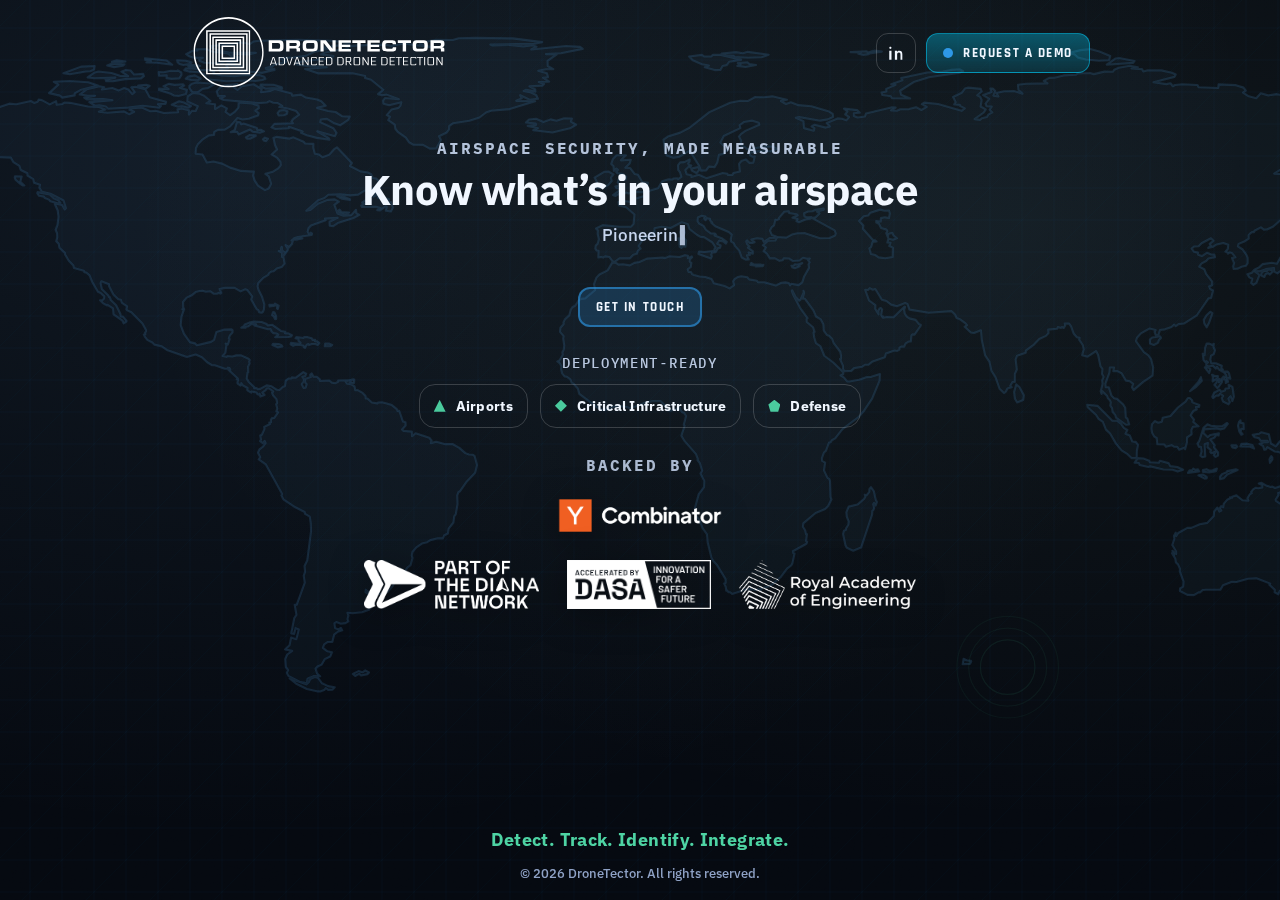
<file: index.html>
<!doctype html>
<html lang="en" data-grid-alpha="0.12" style="--panelA:0.18; --panelB:0.12; --taglineBottom:78px; --grid:rgba(28,118,184,.46);" data-theme="vector" data-bg="grid-static-detections" data-contact-email="web-enquiries@dronetector.com" data-hot-chance="0.12" data-ring-life="1300" data-ring-max="90">
<head>
  <meta charset="utf-8" />
  <meta name="viewport" content="width=device-width, initial-scale=1" />
  <meta name="color-scheme" content="dark" />
  <link rel="icon" type="image/svg+xml" href="assets/img/favicon.svg"/>
  <link rel="icon" type="image/png" href="assets/img/favicon-96x96.png" sizes="96x96">
  <link rel="apple-touch-icon" sizes="180x180" href="assets/img/apple-touch-icon.png">
  <meta name="apple-mobile-web-app-title" content="DroneTector">
  <link rel="icon" href="assets/img/favicon.ico" sizes="any">
  <link rel="shortcut icon" href="assets/img/favicon.ico">
  <link rel="manifest" href="assets/img/site.webmanifest" />

  <link rel="preconnect" href="https://fonts.googleapis.com" />
  <link rel="preconnect" href="https://fonts.gstatic.com" crossorigin />
  <link rel="stylesheet" href="https://fonts.googleapis.com/css2?family=IBM+Plex+Sans:wght@400;500;600;700&family=IBM+Plex+Mono:wght@400;500;600&family=Rajdhani:wght@600;700&display=swap" />

  <title>DroneTector — Airspace security</title>
  <meta name="description" content="Pioneering sensors to detect and track UAVs — from single drones to autonomous swarms in the most demanding conditions." />
  <meta property="og:title" content="DroneTector — Airspace security, made measurable" />
  <meta property="og:description" content="Know what’s in your airspace." />
  <meta property="og:type" content="website" />
  <meta property="og:url" content="https://www.dronetector.com/" />
  <meta name="twitter:card" content="summary_large_image" />

  <link rel="stylesheet" href="assets/styles/base.css" />
  <link rel="stylesheet" href="assets/styles/theme-vector.css" data-theme="vector" />
  <link rel="stylesheet" href="assets/styles/single.css" />
  <link rel="stylesheet" href="assets/styles/bg-nato.css" />
  <link rel="stylesheet" href="assets/styles/serious.css" />
</head>

<body data-page="single">
  <canvas id="bg" aria-hidden="true"></canvas>
  <div class="grain" aria-hidden="true"></div>

  <header class="container">
    <nav class="nav singleNav" aria-label="Primary">
      <a class="brand" href="index.html" aria-label="DroneTector">
        <img class="brandLogo" src="assets/img/dt-logo.svg" alt="DroneTector" />
      </a>

      <div class="cta">
        <a class="btn ghost iconBtn" href="https://www.linkedin.com/company/dronetector" target="_blank" rel="noreferrer" aria-label="DroneTector on LinkedIn" title="LinkedIn">
          <svg viewBox="0 0 24 24" aria-hidden="true" focusable="false"><path d="M6 9H3V21h3V9ZM4.5 3.5C3.7 3.5 3 4.2 3 5s.7 1.5 1.5 1.5S6 5.8 6 5 5.3 3.5 4.5 3.5ZM21 21h-3v-6.3c0-1.5 0-3.4-2.1-3.4-2.1 0-2.4 1.6-2.4 3.3V21h-3V9h2.9v1.6h.04c.4-.8 1.5-1.6 3.1-1.6 3.3 0 3.9 2.2 3.9 5V21Z"/></svg>
        </a>
        <a class="btn primary demo" data-demo-mailto href="mailto:web-enquiries@dronetector.com?subject=Demo%20request"><span class="dot" aria-hidden="true"></span>Request a demo</a>
      </div>
    </nav>
  </header>

  <main class="container singleMain" role="main">
    <section class="singlePanel" aria-label="DroneTector overview">
      <div class="panelInner">
        <div class="kicker">Airspace security, made measurable</div>
        <h1>Know what’s in your airspace</h1>
        <p class="lede"><span class="ledeRotate" data-rotate='["Pioneering sensors to detect and track UAVs.","From single drones to autonomous swarms\\nin the most demanding conditions."]' data-speed="53" data-hold="1500" data-gap="300"></span></p>

        <div class="alignRow" aria-label="Lead and deployments">
          <div class="touchRow" aria-label="Get in touch">
            <button class="btn primary demo getInTouch" type="button" data-mailto-submit>Get in touch</button>
          </div>

          <div class="deployBlock" aria-label="Deployment-ready">
            <div class="deployTitle">Deployment‑ready</div>
            <div class="deployGrid" role="list">
              <div class="card deployPill" role="listitem"><span class="pillIcon tri" aria-hidden="true"></span><h3>Airports</h3></div>
              <div class="card deployPill" role="listitem"><span class="pillIcon diamond" aria-hidden="true"></span><h3>Critical Infrastructure</h3></div>
              <div class="card deployPill" role="listitem"><span class="pillIcon pent" aria-hidden="true"></span><h3>Defense</h3></div>
            </div>
          </div>
        </div>

        <div class="supportBlock" aria-label="Backed by">
          <div class="kicker" style="opacity:.85">Backed by</div>
          
          <div class="supportStatic" role="list">
            <a class="supportLogo" role="listitem" href="https://www.ycombinator.com/" target="_blank" rel="noreferrer" aria-label="Y Combinator (opens in new tab)">
              <img src="assets/img/support/yc.png" alt="Y Combinator" loading="lazy" />
            </a>
            <a class="supportLogo" role="listitem" href="https://www.diana.nato.int/" target="_blank" rel="noreferrer" aria-label="NATO DIANA (opens in new tab)">
              <img src="assets/img/support/diana.png" alt="NATO DIANA" loading="lazy" />
            </a>

            <a class="supportLogo" role="listitem" href="https://www.gov.uk/government/organisations/defence-and-security-accelerator" target="_blank" rel="noreferrer" aria-label="Defence and Security Accelerator (opens in new tab)">
              <img src="assets/img/support/dasa.png" alt="Defence and Security Accelerator (DASA)" loading="lazy" />
            </a>
            <a class="supportLogo" role="listitem" href="https://raeng.org.uk/" target="_blank" rel="noreferrer" aria-label="Royal Academy of Engineering (opens in new tab)">
              <img src="assets/img/support/raeng.PNG" alt="Royal Academy of Engineering" loading="lazy" />
            </a>
          </div>
        </div>
      </div>
    </section>

    <div class="taglineAccent" aria-label="Core promise">
      <span>Detect.</span> <span>Track.</span> <span>Identify.</span> <span>Integrate.</span>
    </div>

    <footer class="footerLine">© 2026 DroneTector. All rights reserved.</footer>
  </main>

  <script src="assets/js/background.js" defer></script>
  <script src="assets/js/mailto.js" defer></script>
  <script src="assets/js/typewriter.js" defer></script>
</body>
</html>
</file>
<file: assets/styles/base.css>
/* DroneTector Landing v1 — base styles
   - No frameworks
   - Accessible, responsive
   - Theme palettes live in /assets/styles/theme-*.css */

:root{
  --bg0:#070A0F;
  --bg1:#0B1220;
  --fg0:#EAF2FF;
  --fg1:#B7C6DD;
  --muted:#7D8CA8;
  --acc:#00D2FF;
  --acc2:#00FF95;
  --warn:#FFCC66;
  --alert:#FF4D5A;

  --card: rgba(255,255,255,.06);
  --card2: rgba(255,255,255,.08);
  --stroke: rgba(255,255,255,.12);
  --stroke2: rgba(255,255,255,.18);

  --shadow: 0 14px 40px rgba(0,0,0,.55);
  --radius: 18px;

  --navH: 92px;
  /* Background grid step (keep aligned to a clean divisor so layout lines up) */
  --gridStep: 32px;
  /* Layout rhythm */
  --grid: 32px;
  /* Column gap (smaller than outer margins) */
  --colGap: 32px;
  /* Outer shell margins (between the older wider margins and the last tight layout) */
  --shellPad: 128px;
  --shell: min(1728px, calc(100vw - var(--shellPad)));
  /* Typography: ops-room but clean */
  --mono: "IBM Plex Mono", ui-monospace, SFMono-Regular, Menlo, Monaco, Consolas, "Liberation Mono", "Courier New", monospace;
  --def: "Rajdhani", var(--mono);
  --sans: "IBM Plex Sans", ui-sans-serif, system-ui, -apple-system, Segoe UI, Roboto, Helvetica, Arial, "Apple Color Emoji","Segoe UI Emoji";
}

/* Global reset */
*{box-sizing:border-box}
html,body{height:100%}
html{
  -webkit-text-size-adjust: 100%;
  text-size-adjust: 100%;
}

body{
  margin:0;
  font-family: var(--sans);
  font-weight: 500;
  color: var(--fg0);
  background: radial-gradient(1200px 800px at 15% 10%, rgba(0,210,255,.14), transparent 55%),
              radial-gradient(900px 700px at 80% 20%, rgba(0,255,149,.08), transparent 60%),
              radial-gradient(1100px 900px at 55% 110%, rgba(255,204,102,.08), transparent 55%),
              linear-gradient(180deg, var(--bg0), var(--bg1));
  overflow: hidden; /* landing: no scroll */
}

/* Allow scroll on very short viewports so content isn't clipped */
@media (max-height: 740px){
  body[data-page="landing"]{ overflow-y:auto; }
}

/* Background canvas */
#bg{
  position:fixed;
  inset:0;
  width:100%;
  height:100%;
  z-index:-2;
  pointer-events:none;
}

/* subtle grain */
.grain{
  position:fixed;
  inset:-30%;
  background-image:url("data:image/svg+xml,%3Csvg xmlns='http://www.w3.org/2000/svg' width='190' height='190'%3E%3Cfilter id='n'%3E%3CfeTurbulence type='fractalNoise' baseFrequency='.9' numOctaves='3' stitchTiles='stitch'/%3E%3C/filter%3E%3Crect width='190' height='190' filter='url(%23n)' opacity='.35'/%3E%3C/svg%3E");
  mix-blend-mode: overlay;
  opacity:.18;
  z-index:-1;
  pointer-events:none;
  transform: rotate(7deg);
}

/* Layout shell */
.container{
  width: var(--shell);
  margin: 0 auto;
}

.nav{
  height: var(--navH);
  display:flex;
  align-items:center;
  justify-content:space-between;
  gap:18px;
}

.brand{
  display:flex;
  align-items:center;
  gap:12px;
  text-decoration:none;
  color:var(--fg0);
}
.brand img{width:40px;height:40px}
.brand span{
  letter-spacing:.6px;
  font-weight:650;
  text-transform:uppercase;
  font-size:13px;
  opacity:.95;
}

.menu{
  display:flex;
  align-items:center;
  gap:18px;
}
.menu a{
  color:var(--fg1);
  text-decoration:none;
  font-size:14px;
  font-weight: 550;
  letter-spacing:.2px;
  padding:10px 10px;
  border-radius:12px;
  transition: background .2s ease, color .2s ease;
}
.menu a:hover, .menu a:focus-visible{
  background: rgba(255,255,255,.06);
  color: var(--fg0);
  outline:none;
}

.cta{
  display:flex;
  gap:10px;
  align-items:center;
}

.btn{
  display:inline-flex;
  align-items:center;
  justify-content:center;
  gap:10px;
  height:40px;
  padding:0 14px;
  border-radius: 14px;
  border:1px solid var(--stroke);
  background: rgba(255,255,255,.07);
  color: var(--fg0);
  text-decoration:none;
  font-size:14px;
  letter-spacing:.2px;
  cursor:pointer;
  transition: transform .12s ease, background .2s ease, border-color .2s ease;
  user-select:none;
}
.btn:hover{ transform: translateY(-1px); border-color: var(--stroke2); background: rgba(255,255,255,.08);}
.btn:active{ transform: translateY(0px); }
.btn.primary{
  border-color: rgba(0,210,255,.35);
  background: linear-gradient(180deg, rgba(0,210,255,.26), rgba(0,210,255,.10));
}
.btn.primary:hover{ border-color: rgba(0,210,255,.55); }
.btn.demo{
  font-family: var(--def);
  text-transform: uppercase;
  letter-spacing: .18em;
  font-size: 13px;
  font-weight: 700;
  padding: 0 16px;
  text-shadow: 0 0 18px rgba(0,210,255,.12);
}
.btn.ghost{ background: transparent; }
.btn.small{ height:34px; padding:0 12px; border-radius: 12px; font-size:13px; }
.btn.iconBtn{ width:40px; padding:0; }
.btn.iconBtn svg{ width:18px; height:18px; }
.btn.iconBtn svg path{ fill: currentColor; }
.btn .dot{
  width:10px;height:10px;border-radius:99px;
  background: var(--acc);
  box-shadow: 0 0 18px rgba(0,210,255,.45);
}

.mobileToggle{
  display:none;
  background: transparent;
  border:1px solid var(--stroke);
  height:40px;
  width:44px;
  border-radius:14px;
  color:var(--fg0);
}
.mobileToggle:focus-visible{ outline: 2px solid rgba(0,210,255,.5); outline-offset:2px; }

@media (max-width: 860px){
  .menu{ display:none; }
  .mobileToggle{ display:inline-flex; align-items:center; justify-content:center; }
}

/* Landing hero */
.hero{
  height: calc(100vh - var(--navH));
  display:grid;
  align-items:stretch;
  grid-template-columns: 17fr 12fr;
  gap: var(--colGap);
  padding: 18px 0 26px;
}
@media (max-width: 960px){
  body[data-page="landing"]{ overflow-y:auto; }
  .hero{ height:auto; grid-template-columns:1fr; }
}
.panel{
  border:1px solid var(--stroke);
  background: linear-gradient(180deg, rgba(255,255,255,.06), rgba(255,255,255,.03));
  border-radius: var(--radius);
  box-shadow: var(--shadow);
  position:relative;
  overflow:hidden;
}
.panel::before{
  content:"";
  position:absolute; inset:0;
  background: radial-gradient(700px 450px at 20% 0%, rgba(0,210,255,.16), transparent 55%),
              radial-gradient(600px 420px at 90% 35%, rgba(0,255,149,.10), transparent 65%);
  opacity:.9;
  pointer-events:none;
}
.panelInner{ position:relative; padding: 26px; height:100%; }

.kicker{
  font-family: var(--mono);
  font-size:13px;
  font-weight:600;
  letter-spacing:.12em;
  text-transform:uppercase;
  color: var(--fg1);
  opacity:.9;
}

h1{
  margin:10px 0 10px;
  font-size: clamp(30px, 3.3vw, 44px);
  letter-spacing:-.02em;
  line-height:1.05;
}
.lede{
  margin:0 0 18px;
  color: var(--fg1);
  font-size: 17px;
  font-weight: 500;
  line-height:1.55;
  max-width: 56ch;
}

/* Email capture (hero) */
.emailCapture{
  display:grid;
  grid-template-columns: 1fr auto;
  gap:10px;
  align-items:center;
  margin-top: 16px;
  /* Align right edge with the middle capability card (2 columns of a 3-col grid)
     two columns width = 66.666% - (gap/3) where gap is 12px => ~66.666% - 4px */
  max-width: calc(66.666% - 4px);
}
.emailCapture input{
  height: 42px;
  border-radius: 14px;
  border: 1px solid var(--stroke);
  background: rgba(0,0,0,.22);
  color: var(--fg0);
  padding: 0 14px;
  font-size: 14px;
  outline: none;
}
.emailCapture .btn{ font-weight: 700; }

@media (max-width: 960px){
  .emailCapture{ max-width: 100%; grid-template-columns: 1fr; }
  .emailCapture .btn{ width: 100%; }
}
.emailCapture input::placeholder{ color: rgba(255,255,255,.45); }
.emailCapture input:focus-visible{
  border-color: rgba(0,210,255,.55);
  box-shadow: 0 0 0 3px rgba(0,210,255,.12);
}

/* Feature icons */
.shapeIcon{
  width: 16px;
  height: 16px;
  display:inline-flex;
  align-items:center;
  justify-content:center;
}
.shapeIcon svg{ width:16px; height:16px; }
.shapeIcon svg path{ stroke: currentColor; fill: none; stroke-width: 1.7; }

/* Filled capability shapes (match Detect/Track/Quantify accent) */
.features .shapeIcon,
.capList .shapeIcon{ color: var(--acc2); }
.features .shapeIcon svg path,
.capList .shapeIcon svg path{ fill: currentColor; stroke: none; }

/* Supported-by marquee */
.supportRow{
  display:flex;
  flex-direction:column;
  align-items:stretch;
  gap:10px;
  margin-top: 16px;
}
.supportRow > .kicker{ margin:0; }
.marquee{
  position:relative;
  flex: 1;
  overflow:hidden;
  border: 1px solid var(--stroke);
  border-radius: 16px;
  background: rgba(0,0,0,.14);
}
.marquee::before,.marquee::after{
  content:"";
  position:absolute;
  top:0; bottom:0;
  width: 72px;
  pointer-events:none;
  z-index:2;
}
.marquee::before{
  left:0;
  background: linear-gradient(90deg, rgba(7,10,15,1), rgba(7,10,15,0));
}
.marquee::after{
  right:0;
  background: linear-gradient(270deg, rgba(7,10,15,1), rgba(7,10,15,0));
}
.marqueeTrack{
  display:flex;
  align-items:center;
  gap: 18px;
  padding: 12px 18px;
  width:max-content;
  animation: marquee 28s linear infinite;
}
.marquee:hover .marqueeTrack{ animation-play-state: paused; }
.logoItem{
  display:inline-flex;
  align-items:center;
  gap:10px;
  color: var(--fg1);
  text-decoration:none;
  font-family: var(--mono);
  letter-spacing:.08em;
  text-transform:uppercase;
  font-size: 13px;
  font-weight: 600;
  opacity:.95;
  white-space:nowrap;
}
.logoMark{
  width: 34px;
  height: 34px;
  border-radius: 8px;
  border:1px solid var(--stroke);
  background: rgba(255,255,255,.04);
  display:inline-flex;
  align-items:center;
  justify-content:center;
}
.logoMark img{
  max-height: 24px;
  max-width: 28px;
  width:auto;
  height:auto;
  display:block;
  filter: drop-shadow(0 0 10px rgba(0,210,255,.12));
}
.logoMark svg{ width: 14px; height: 14px; }
.logoMark svg path{ stroke: currentColor; fill: none; stroke-width: 1.9; }
@keyframes marquee{
  from{ transform: translateX(0); }
  to{ transform: translateX(-50%); }
}
@media (prefers-reduced-motion: reduce){
  .marqueeTrack{ animation:none; }
}

/* Applications list (right panel) */
.apps{
  display:grid;
  gap: 10px;
  margin: 14px 0 12px;
}
@media (min-width: 980px){
  .apps{ grid-template-columns: 1fr 1fr; }
  .apps .appCard:nth-child(3){ grid-column: 1 / -1; }
}

.appCard{
  display:flex;
  gap:12px;
  align-items:flex-start;
  border:1px solid var(--stroke);
  border-radius: 16px;
  background: rgba(0,0,0,.18);
  padding: 12px 12px;
}
.appCard b{ display:block; font-size: 14px; letter-spacing:.02em; font-weight: 650; }
.appCard p{ margin:6px 0 0; font-size:13px; color: var(--muted); line-height:1.5; }
.appIcon{
  width: 32px;
  height: 32px;
  border-radius: 12px;
  border: 1px solid var(--stroke2);
  background: linear-gradient(180deg, rgba(0,0,0,.34), rgba(255,255,255,.05));
  box-shadow: inset 0 0 0 1px rgba(0,210,255,.06);
  color: var(--acc2);
  display:flex;
  align-items:center;
  justify-content:center;
  flex: 0 0 32px;
}
.appIcon svg{ width: 18px; height: 18px; }
.appIcon svg path, .appIcon svg line, .appIcon svg polyline, .appIcon svg polygon, .appIcon svg circle{ stroke: currentColor; fill: none; stroke-width: 2.2; stroke-linecap: round; stroke-linejoin: round; }

/* Footer/social buttons within panels */
.socialBtns{ display:flex; gap:10px; flex-wrap:wrap; justify-content:flex-end; }

.features{
  display:grid;
  grid-template-columns: repeat(3, 1fr);
  gap: 12px;
  margin-top: 18px;
}
@media (max-width: 960px){
  .features{ grid-template-columns: 1fr; }
}
.card{
  border:1px solid var(--stroke);
  border-radius: 16px;
  background: rgba(0,0,0,.18);
  padding: 14px 14px;
}
.card h3{
  margin:0 0 6px;
  font-size: 13px;
  font-weight: 650;
  letter-spacing:.02em;
  display:flex;
  align-items:center;
  gap:10px;
}
.card p{
  margin:0;
  color: var(--muted);
  font-size: 14px;
  font-weight: 500;
  line-height:1.45;
}
.badge{
  display:inline-flex;
  align-items:center;
  gap:8px;
  padding:6px 10px;
  border-radius:999px;
  border:1px solid var(--stroke);
  background: rgba(255,255,255,.04);
  font-size:13px;
  color: var(--fg1);
}
.badge .pill{
  width:7px;height:7px;border-radius:50%;
  background: var(--acc2);
  box-shadow: 0 0 14px rgba(107, 246, 188, 0.35);
}

/* Typewriter */
.twCursor{
  display:inline-block;

  /* key trick: cursor does not take layout width */
  width: 0;
  margin-left: 0;
  overflow: visible;

  /* a tiny visual offset without affecting wrapping */
  transform: translateX(2px);

  opacity: .85;
  animation: cursorBlink 1s steps(1,end) infinite;
}

@keyframes twblink{ 50%{ opacity: 0; } }

.console{
  border:1px solid var(--stroke);
  border-radius: 16px;
  background: rgba(0,0,0,.18);
  overflow:hidden;
  flex:1;
  min-height: 300px;
  display:flex;
  flex-direction:column;
}
@media (max-width: 960px){
  .console{ min-height: 260px; }
}
.consoleHead{
  padding: 12px 14px;
  border-bottom:1px solid rgba(255,255,255,.10);
  display:flex;
  justify-content:space-between;
  align-items:center;
  gap:10px;
}
.consoleHead .label{
  font-family: var(--mono);
  letter-spacing:.12em;
  text-transform:uppercase;
  font-size:13px;
  color: var(--fg1);
  opacity:.95;
}
.consoleHead .chip{
  font-family: var(--mono);
  font-size:13px;
  color: var(--fg1);
  border:1px solid var(--stroke);
  background: rgba(255,255,255,.04);
  padding: 6px 10px;
  border-radius: 999px;
}
.consoleBody{
  padding: 12px 14px;
  display:flex;
  flex-direction:column;
  gap: 10px;
}
.log{
  font-family: var(--mono);
  font-size: 13px;
  color: var(--fg1);
  line-height: 1.55;
  white-space: pre-wrap;
}
.log .muted{ color: rgba(255,255,255,.55); }
.log .ok{ color: var(--acc2); }
.log .warn{ color: var(--warn); }

/* Brief box (company info) */
.brief{
  border:1px solid var(--stroke);
  background: rgba(255,255,255,.03);
  border-radius: 14px;
  overflow:hidden;
}
.briefHead{
  padding: 12px 14px;
  border-bottom:1px solid rgba(255,255,255,.10);
  display:flex;
  justify-content:space-between;
  align-items:center;
  gap:10px;
}
.briefHead .label{
  font-family: var(--mono);
  letter-spacing:.12em;
  text-transform:uppercase;
  font-size:13px;
  color: var(--fg1);
  opacity:.95;
}
.briefHead .chip{
  font-family: var(--mono);
  font-size:13px;
  color: var(--fg1);
  border:1px solid var(--stroke);
  background: rgba(255,255,255,.04);
  padding: 6px 10px;
  border-radius: 999px;
}

.briefList{
  list-style:none;
  margin:0;
  padding: 12px 14px;
  display:grid;
  gap: 10px;
}
.briefList li{
  color: var(--fg1);
  font-size: 13px;
  line-height: 1.5;
}
.briefList li b{
  color: var(--acc2);
  font-weight: 600;
}
.briefList li .hot{ color: var(--alert); }

/* Right panel (radar) */
.radar{
  height:100%;
  display:flex;
  flex-direction:column;
  justify-content:space-between;
  gap:12px;
}

.radarTop{
  display:flex;
  justify-content:space-between;
  align-items:flex-start;
  gap:12px;
}
.radarTop .title{
  font-size:13px;
  letter-spacing:.08em;
  text-transform:uppercase;
  color:var(--fg1);
  font-family: var(--mono);
}

.kpis{
  display:flex;
  gap:10px;
  flex-wrap:wrap;
  justify-content:flex-end;
}
.kpi{
  border:1px solid var(--stroke);
  background: rgba(255,255,255,.04);
  border-radius: 14px;
  padding: 10px 12px;
  min-width: 120px;
}
.kpi b{
  display:block;
  font-size:14px;
  letter-spacing:.01em;
}
.kpi span{
  display:block;
  font-size:13px;
  color: var(--muted);
  margin-top:2px;
}

/* SVG radar panel */
.radarViz{
  position:relative;
  border:1px solid var(--stroke);
  border-radius: 16px;
  background: radial-gradient(600px 450px at 50% 50%, rgba(0,210,255,.12), rgba(0,0,0,.28) 62%, rgba(0,0,0,.45));
  overflow:hidden;
  flex:1;
  min-height: 300px;
}
@media (max-width: 960px){
  .radarViz{ min-height: 260px; }
}

.radarViz .scan{
  position:absolute; inset:-35%;
  background: conic-gradient(from 180deg, rgba(0,210,255,0) 0deg, rgba(0,210,255,.18) 22deg, rgba(0,210,255,0) 42deg);
  animation: sweep 3.6s linear infinite;
  transform-origin: 50% 50%;
  mix-blend-mode: screen;
  filter: blur(.2px);
}
.radarViz .rings{
  position:absolute; inset:0;
  opacity:.9;
}
.radarViz .pings{
  position:absolute; inset:0;
}
.ping{
  position:absolute;
  width:8px; height:8px;
  border-radius:50%;
  background: var(--acc2);
  box-shadow: 0 0 18px rgba(0,255,149,.55);
  opacity:.95;
}
.ping::after{
  content:"";
  position:absolute; inset:-14px;
  border-radius:50%;
  border: 1px solid rgba(0,255,149,.25);
  animation: pulse 2.2s ease-out infinite;
}
@keyframes pulse{
  0%{ transform: scale(.2); opacity: .0; }
  18%{ opacity: .45; }
  100%{ transform: scale(1.35); opacity: 0; }
}
@keyframes sweep{
  from{ transform: rotate(0deg); }
  to{ transform: rotate(360deg); }
}

@media (prefers-reduced-motion: reduce){
  .radarViz .scan, .ping::after{ animation:none; }
}

.radarFoot{
  display:flex;
  justify-content:flex-end;
  align-items:center;
  gap:12px;
}
.trust{
  display:flex;
  flex-wrap:wrap;
  gap:10px;
}
.trust a{
  text-decoration:none;
  color: var(--fg1);
}
.trust a:hover{ color: var(--fg0); }
.small{
  font-size:13px;
  font-weight: 500;
  color: var(--muted);
  line-height:1.45;
}

/* Mobile menu drawer */
.drawer{
  display:none;
  border:1px solid var(--stroke);
  background: rgba(0,0,0,.36);
  backdrop-filter: blur(14px);
  border-radius: 16px;
  padding: 10px;
  margin-top: 10px;
}
.drawer a{
  display:flex;
  justify-content:space-between;
  align-items:center;
  padding: 12px 12px;
  color: var(--fg1);
  text-decoration:none;
  border-radius: 12px;
}
.drawer a:hover{ background: rgba(255,255,255,.06); color: var(--fg0); }
.drawer.open{ display:block; }

/* Inner pages */
body[data-page="inner"]{
  overflow-y:auto;
}
.page{
  padding: 18px 0 64px;
}
.page .panel{ box-shadow: none; }
.page h1{ font-size: clamp(28px, 3vw, 40px); }
.page h2{
  font-size: 16px;
  letter-spacing:.08em;
  text-transform:uppercase;
  font-family: var(--mono);
  color: var(--fg1);
  margin-top: 22px;
}
.page p{ color: var(--fg1); line-height:1.65; }
.page ul{ color: var(--fg1); line-height:1.65; }
.page .split{
  display:grid;
  grid-template-columns: 1fr 1fr;
  gap: 18px;
}
@media (max-width: 960px){
  .page .split{ grid-template-columns: 1fr; }
}
hr.soft{
  border:0;
  height:1px;
  background: rgba(255,255,255,.10);
  margin: 18px 0;
}
.footer{
  padding: 18px 0 26px;
  color: var(--muted);
  font-size: 13px;
}
.footer a{ color: var(--fg1); text-decoration:none; }
.footer a:hover{ color: var(--fg0); }
</file>
<file: assets/styles/theme-vector.css>
/* Theme: VECTOR — sharper contrast & “operations room” feel */
:root{
  --bg0:#04070C;
  --bg1:#06101D;
  --fg0:#F1F7FF;
  --fg1:#C7D6EF;
  --muted:#8FA2C6;
  --acc:#30A6FF;
  --acc2:#6BFFCF;
  --warn:#FFD07A;
  --alert:#FF4D5A;
  --stroke: rgba(255,255,255,.14);
  --stroke2: rgba(255,255,255,.22);
}
.panel::before{
  opacity:1;
  background: radial-gradient(680px 460px at 20% 0%, rgba(48,166,255,.18), transparent 58%),
              radial-gradient(520px 380px at 92% 40%, rgba(107,255,207,.12), transparent 62%),
              radial-gradient(420px 340px at 55% 120%, rgba(255,208,122,.08), transparent 62%);
}
</file>
<file: assets/styles/single.css>
/* Single-page landing overrides (based on v8 VECTOR) */

:root{
  --footerH: 44px;
  --panelA: .18;
  --panelB: .12;
}

body[data-page="single"]{
  overflow-y: auto;
  overflow-x: hidden;
  /* Match header + main width to the main panel */
  --shell: min(900px, calc(100vw - 48px));
}

body[data-page="single"]::before{
  content:"";
  position:fixed;
  inset:0;
  /* Lowered so South America sits closer to the footer line */
  background: url("../img/world-map-silhouette.svg") no-repeat center 15% / 132vw auto;
  /* Darken/quiet the map so text stays crisp. Tweak this first for intensity. */
  opacity: .86;
  z-index:-3;
  pointer-events:none;
}


/* In canvas-cover mode, render the map on the canvas (above the grid), so disable the CSS map layer. */
html[data-map-mode="cover"] body[data-page="single"]::before{ content:none; }


.singleNav{
  justify-content:space-between;
  padding-top: 13px;  /* try 8–14px */
  flex-wrap: nowrap;     /* keep it one line */
  gap: 10px;
}
.singleNav .menu,
.singleNav .mobileToggle{ display:none !important; }

/* Header brand logo sizing (override base.css .brand img { width/height:40px }) */
.singleNav .brand img.brandLogo{
  height: clamp(90px, 11vh, 115px);
  width: auto;
  max-width: 260px;  /* prevents it from pushing the right buttons off-screen */
  display: block;
}

/* Slightly stronger header CTAs on the single page */
.singleNav .btn.primary{
  border-color: rgba(0,210,255,.50);
  background: linear-gradient(180deg, rgba(0,210,255,.34), rgba(0,210,255,.14));
}
.singleNav .btn.primary:hover{
  border-color: rgba(0,210,255,.68);
  background: linear-gradient(180deg, rgba(0,210,255,.42), rgba(0,210,255,.18));
}

.singleMain{
  min-height: calc(100vh - var(--navH));   /* fallback */
  min-height: calc(100svh - var(--navH));  /* modern viewport unit */
  height: auto;
  display:flex;
  flex-direction:column;
  align-items:center;
  justify-content:flex-start;
  padding: 20px 0 18px;
  position:relative;
}

.singlePanel{ width: 100%; }

/* No main "box" — keep only the content. */
.singlePanel{
  background: none;
  border: none;
  box-shadow: none;
}

.singlePanel .panelInner{
  display:flex;
  flex-direction:column;
  align-items:center;
  text-align:center;
}

.singlePanel .kicker{
  font-size: 16px;
  font-weight: 700;
}

.singlePanel .lede{
  max-width: 62ch;
  margin-left:auto;
  margin-right:auto;
  margin-bottom: 10px; /* match h1->lede spacing */
  width: 100%; /* Ensure the lede line has a stable width even when empty (fixes wrap measurement) */
}


/* Typewriter / rotating lede */
.ledeRotate{
  display: block; /* Make the rotating span take the lede width (so JS and CSS wrap match) */
  width: 100%;

  /* IMPORTANT: allow real line breaks + wrapping */
  white-space: pre-wrap;

  /* Control measure so it breaks into 2 lines on desktop */
  max-width: 56ch;
  margin-left: auto;
  margin-right: auto;
  text-align: center;

  /* Reserve space so layout doesn't jump */
  line-height: 1.6;
  /* IMPORTANT: let JS set the *exact* min-height */
  min-height: 0;
  /*min-height: calc(2 * 1.6em); /* reserves 2 lines */
}

.alignRow{
  /* Stack: Get in touch button above deployment pills (centered) */
  width: 100%;
  margin: 0 auto 0;
  display: flex;
  flex-direction: column;
  align-items: center;
  gap: clamp(16px, 2.5vh, 26px);
}


.touchRow{
  width: max-content;
  margin: 0 auto;
}

.singleEmail{
  width: auto; /* JS will size this to match the deployment row */
  max-width: none;
  margin: 0 auto;
}

.singleEmail input{
  min-width: 180px;
  /* less transparent for readability */
  background: rgba(0,0,0,.36);
  border-color: rgba(255,255,255,.22);
}

/* Accent (green) primary for Get in touch */
.btn.accent{
  border-color: rgba(107,255,207,.52);
  background: linear-gradient(180deg, rgba(107,255,207,.34), rgba(107,255,207,.16));
  box-shadow: 0 0 0 1px rgba(107,255,207,.08), 0 12px 40px rgba(0,0,0,.35);
}
.btn.accent:hover{
  border-color: rgba(107,255,207,.70);
  background: linear-gradient(180deg, rgba(107,255,207,.42), rgba(107,255,207,.20));
}

.btn.getInTouch{
  font-weight: 800;
  border-width: 2.5px;
}

/* Red variant for the Watch video button */
.btn.primary.videoBtn{
  border-color: rgba(255, 0, 0, .60);
  background: linear-gradient(180deg, rgba(255, 0, 0, .18), rgba(255, 0, 0, .07));
  box-shadow: 0 0 0 1px rgba(255, 0, 0, .08), 0 12px 40px rgba(0,0,0,.35);
}

.btn.primary.videoBtn:hover{
  border-color: rgba(255, 0, 0, .78);
  background: linear-gradient(180deg, rgba(255, 0, 0, .24), rgba(255, 0, 0, .10));
}

.deployBlock{ margin-top: 0; }
.deployTitle{
  margin-top: 4px;
  font-family: var(--mono);
  text-transform:uppercase;
  letter-spacing:.12em;
  font-size: 14px;
  color: var(--fg1);
  opacity:.92;
}

/* Pills aligned to the same left/right edges as the email form */
.deployGrid{
  width: max-content;
  max-width: 100%;
  display: flex;
  gap: 12px;
  margin: 12px auto 0;
  align-items: center;
  justify-content: center;
  flex-wrap: wrap;
}

.deployGrid .deployPill{ width: max-content; }

.deployPill{
  display:inline-flex;
  align-items:center;
  gap:10px;
  padding: 12px 14px;
  width:auto;
}

.deployPill h3{
  margin: 0;
  font-size: 14px;
  font-weight: 750;
  letter-spacing:.02em;
}

.pillIcon{
  width: 12px;
  height: 12px;
  background: var(--acc2);
  box-shadow: 0 0 18px rgba(0,255,149,.18);
  opacity: .95;
  flex: 0 0 auto;
}
.pillIcon.tri{ clip-path: polygon(50% 0%, 0% 100%, 100% 100%); }
.pillIcon.diamond{ clip-path: polygon(50% 0%, 100% 50%, 50% 100%, 0 50%); }
.pillIcon.pent{ clip-path: polygon(50% 0%, 100% 38%, 82% 100%, 18% 100%, 0% 38%); }

.supportBlock{ margin-top: clamp(18px, 3vh, 28px); }
.supportStatic{
  display: grid;
  justify-content: center;
  align-items: center;
  /* 3 columns on the second row (for logos 2–4) */
  grid-template-columns: repeat(3, max-content);
  /* gaps: row gap then column gap */
  row-gap: 14px;
  column-gap: 28px;
  margin-top: 10px;
}

/* Support logos (no "bubbles" / plates — just the logos as links) */
.supportLogo{
  display:inline-flex;
  align-items:center;
  justify-content:center;
  padding: 0;
  border: 0;
  border-radius: 0;
  background: none;
  backdrop-filter: none;
}
.supportLogo img{
  height: clamp(40px, 5.4vh, 54px);
  width: auto;
  max-width: 420px;
  display: block;
  /* subtle separation on dark backgrounds without adding a plate */
  filter: drop-shadow(0 6px 18px rgba(0,0,0,.38));
}

/* First logo sits alone on the first row and is centered */
.supportStatic .supportLogo:first-child{
  grid-column: 1 / -1;   /* span all columns */
  justify-self: center;
}

/* Logos 2–4 use the 3-column grid row */
.supportStatic .supportLogo:nth-child(n+2){
  justify-self: center;
}

/* Make the first (top-row) logo bigger */
.supportStatic .supportLogo:first-child img{
  height: clamp(50px, 6.8vh, 68px);
}

@media (max-width: 720px){
  .supportStatic{
    grid-template-columns: repeat(2, max-content);
    column-gap: 22px;
  }
  /* Put the 4th logo on its own third row if needed */
  .supportStatic .supportLogo:nth-child(4){
    grid-column: 1 / -1;
  }
}

@media (max-width: 420px){
  .supportStatic{
    grid-template-columns: 1fr;
    justify-items: center;
  }
  .supportStatic .supportLogo:nth-child(n+2){
    grid-column: 1 / -1;
  }
}

.taglineAccent,
.footerLine{
  position: static;
  left: auto;
  right: auto;
  bottom: auto;
}

.taglineAccent{
  margin-top: auto;
  padding-top: 24px;
  color: var(--acc2);
  font-weight: 800;
  letter-spacing:.02em;
  font-size: 18px;
  text-shadow: 0 0 18px rgba(0,255,149,.18);
  text-align:center;
}

.footerLine{
  margin-top: 14px;
  text-align:center;
  color: var(--muted);
  font-size: 13px;
}

@media (max-width: 760px){
  /* Keep BODY non-scrolling so fixed layers (map/grid) cover the whole viewport */
  body[data-page="single"]{ overflow: hidden; }

  /* Make the main content scroll instead */
  .singleMain{
    height: calc(100svh - var(--navH));
    overflow-y: auto;
    -webkit-overflow-scrolling: touch;
    min-height: 0;
  }

  .taglineAccent, .footerLine{ position: static; }
  .taglineAccent{ margin: 18px 0 18px; }
  .footerLine{ margin: 0 0 16px; }
}

@media (max-width: 520px){
  .deployGrid{
    flex-direction: column;
    align-items: center;
    gap: 10px;
  }

  .singleNav{
    display: grid;
    grid-template-columns: 1fr 1fr;  /* left half, right half */
    align-items: center;
    gap: 10px;
    column-gap: 12px; /* space between the two halves */
  }

  .singleNav .brand{
    min-width: 0;
    overflow: hidden;
    max-width: 100%;
  }

  .singleNav .cta{
    min-width: 0;
    max-width: 100%;
    justify-content: flex-end;
    gap: 6px; /* space between  */
  }

  .singleNav .brand img.brandLogo{
    width: 100%;
    max-width: 100%;
    height: clamp(44px, 12vw, 54px);
    object-fit: contain;
    display:block;
  }

  .singleNav .btn.iconBtn{
    width: 34px;
    height: 34px;
    padding: 0;
    flex: 0 0 auto;
  }

  .singleNav .btn.demo{
    flex: 0 1 auto;        /* do not grow wider than needed */
    width: auto;
    min-width: 0;          /* IMPORTANT: allows shrinking in flex/grid */
    padding: 0 10px;       /* slightly smaller */
    font-size: 11.5px;     /* slightly smaller */
    letter-spacing: .09em;
    white-space: nowrap;
    overflow: hidden;
    text-overflow: ellipsis;
    max-width: 100%;
  }
}


@media (max-width: 380px){
  .singleNav .brand img.brandLogo{
    height: 48px;
    max-width: 100%;
  }
  .singleNav .btn.demo{
    font-size: 11.5px;
    padding: 0 10px;
    max-width: 100%;
  }
}
</file>
<file: assets/styles/bg-nato.css>
/* NATO background layer (paired with the Serious UI typography + components).
   Purpose: keep the NATO-style backdrop while using the same buttons/fonts/detections as v14-serious.
*/

body{
  background:
    radial-gradient(1000px 700px at 20% 15%, rgba(111,161,196,.10), rgba(0,0,0,0)),
    radial-gradient(900px 600px at 80% 25%, rgba(141,181,154,.08), rgba(0,0,0,0)),
    #050910;
}

/* World map: slightly more subdued to match the navy base */
body[data-page="single"]::before{
  filter: saturate(.65) brightness(.90) contrast(.98);
}
</file>
<file: assets/styles/serious.css>
/* Serious variant — more restrained “officer brief” look
   Keeps the VECTOR palette but reduces glow/flare and increases solidity. */

:root{
  --acc:#2E98E6;      /* slightly muted cyan */
  --acc2:#4ED4A4;     /* subdued green */
  --stroke: rgba(255,255,255,.18);
  --stroke2: rgba(255,255,255,.26);
  --radius: 14px;
}

/* Reduce visual noise */
.grain{ opacity:.12; }

/* World map: a touch more subdued */
body[data-page="single"]::before{
  /* Darken and desaturate the map silhouette so it blends with the background.
     Tweak brightness()/opacity for future testing. */
  opacity: 1;
  filter: saturate(.65) brightness(.78) contrast(1.05);
}

/* Buttons: flatter, higher-contrast, less “glow” */
.btn{ border-radius: 12px; }
.btn:hover{ background: rgba(255,255,255,.09); }

.btn.primary{
  border-color: rgba(46,152,230,.60);
  background: rgba(46,152,230,.20);
}
.btn.primary:hover{
  border-color: rgba(46,152,230,.78);
  background: rgba(46,152,230,.26);
}

.btn.demo{
  letter-spacing: .12em;
  text-shadow: none;
}

.btn .dot{
  box-shadow: none;
}

/* Accent tagline: readable, minimal glow */
.taglineAccent{
  text-shadow: none;
}

/* Pills: a bit more “badge-like” */
.deployPill{
  border-color: rgba(255,255,255,.18);
  background: rgba(255, 255, 255, 0);
}
.pillIcon{ box-shadow:none; }
</file>
